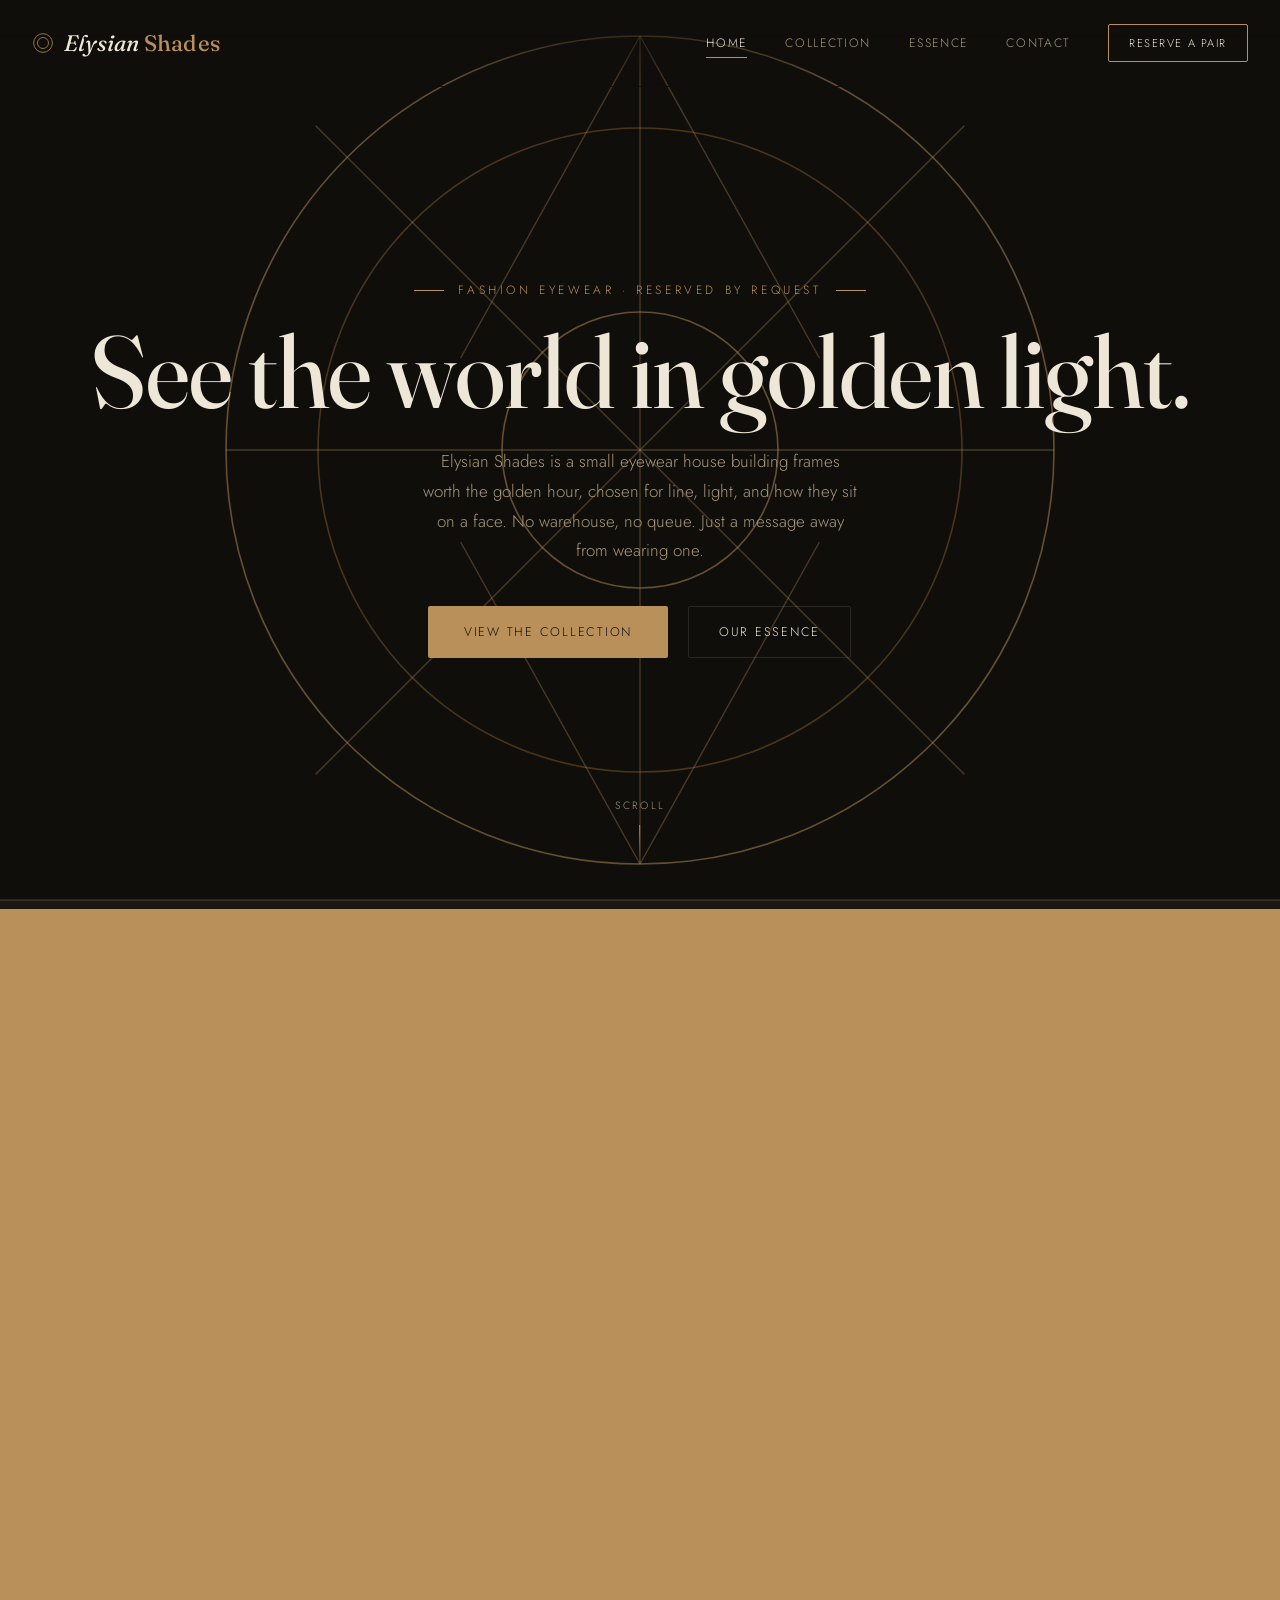
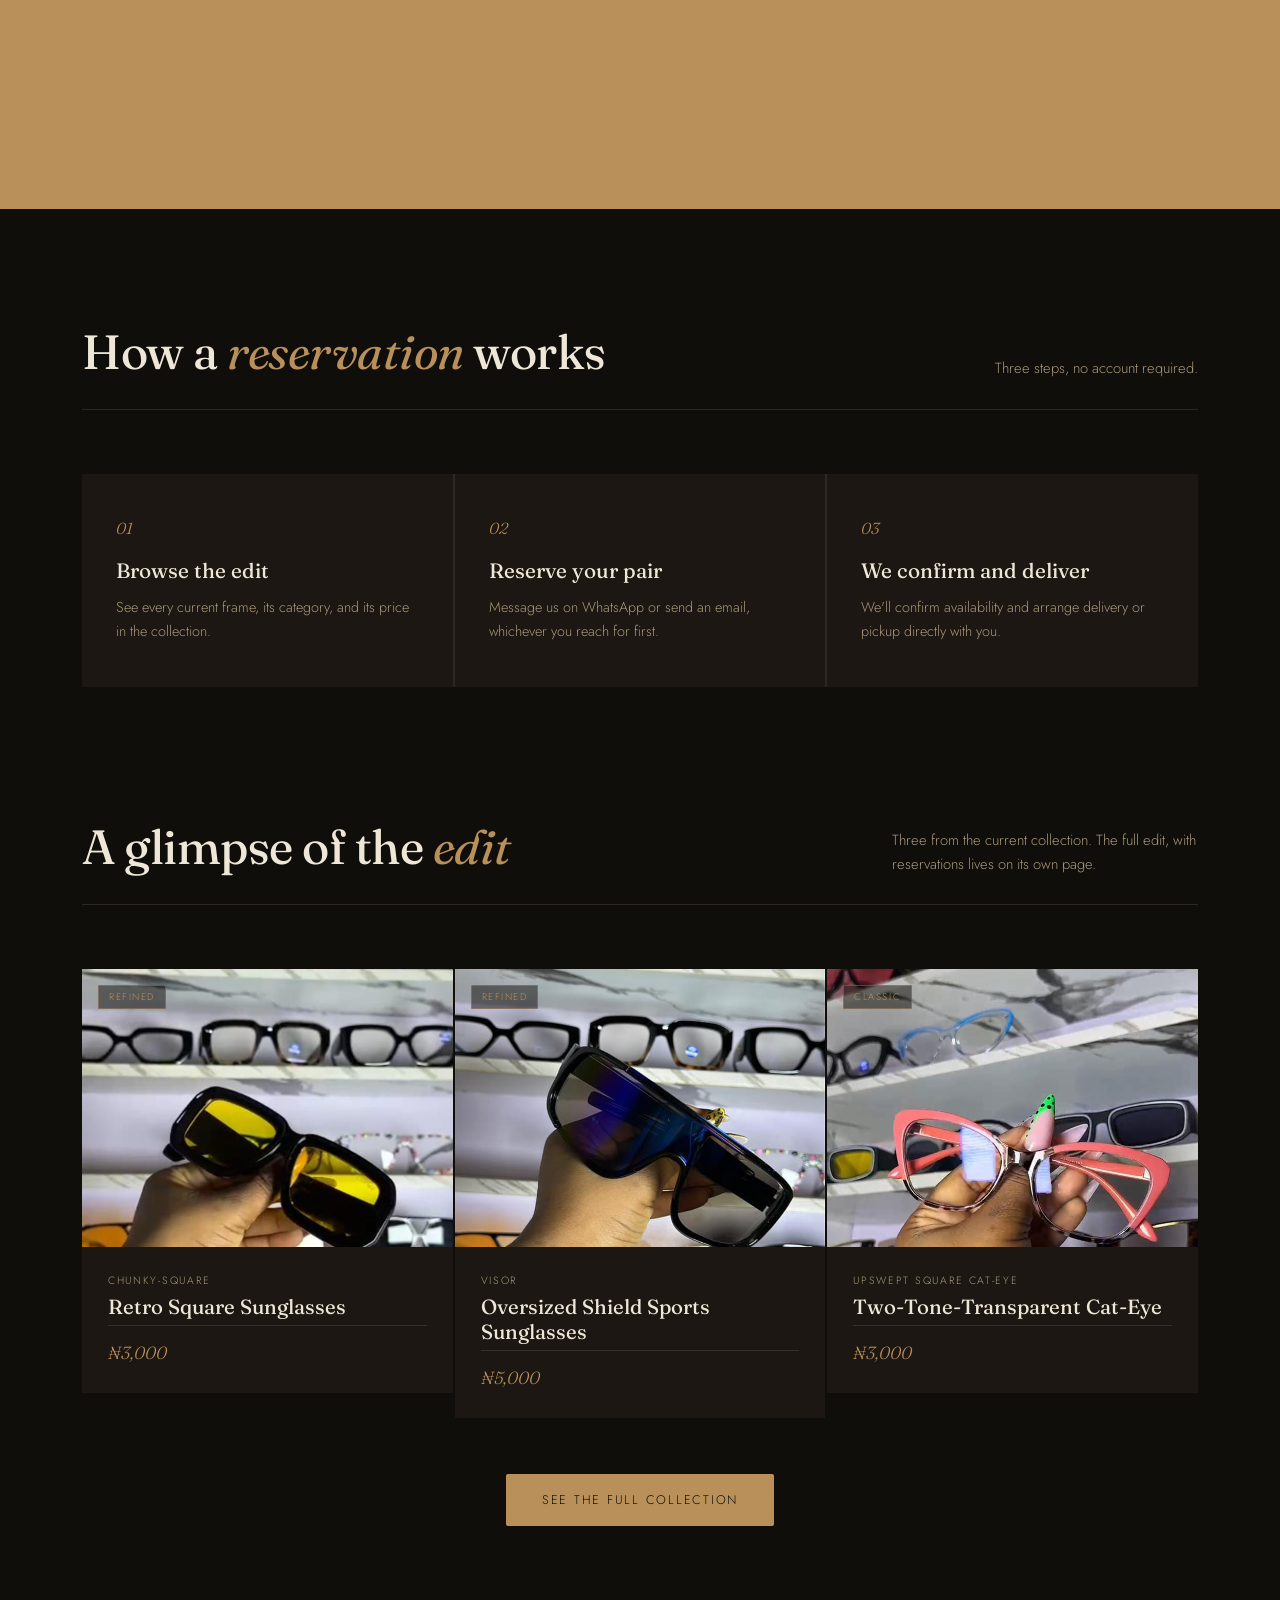
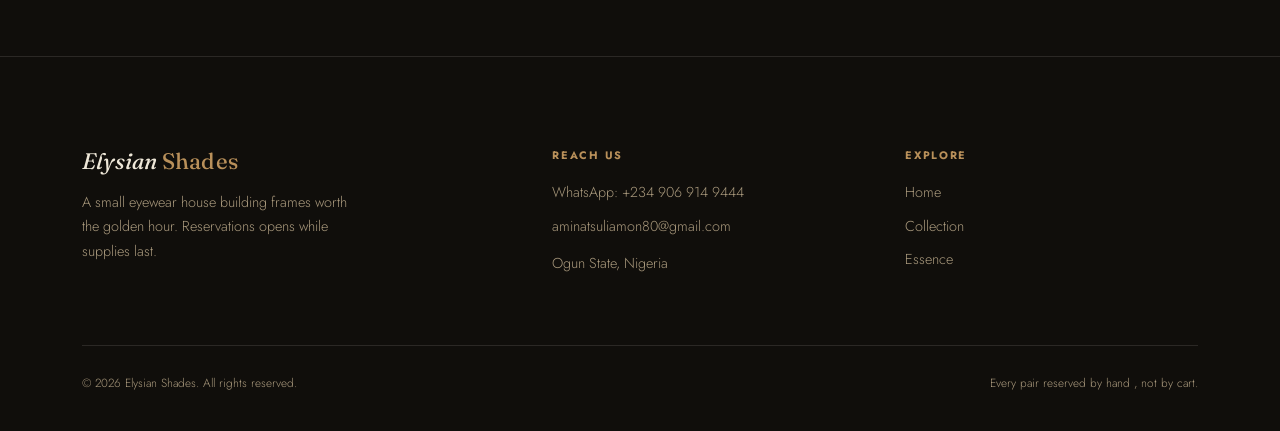
<file: index.html>
<!DOCTYPE html>
<html lang="en">
<head>
<meta charset="UTF-8">
<meta name="viewport" content="width=device-width, initial-scale=1.0">
<title>Elysian Shades — Eyewear for the Golden Hour</title>
<meta name="description" content="Elysian Shades is a small, curated eyewear house. Explore the collection and reserve your pair by WhatsApp or email.">
<link rel="preconnect" href="https://fonts.googleapis.com">
<link rel="preconnect" href="https://fonts.gstatic.com" crossorigin>
<link href="https://fonts.googleapis.com/css2?family=Fraunces:ital,opsz,wght@0,9..144,300;0,9..144,450;0,9..144,600;1,9..144,400;1,9..144,500&family=Jost:wght@300;400;500;600&display=swap" rel="stylesheet">
<link rel="stylesheet" href="style.css">
</head>
<body>

<!-- APERTURE PRELOADER -->
<div id="preloader">
  <div class="pre-ring">
    <svg viewBox="0 0 120 120">
      <circle class="ring-outer" cx="60" cy="60" r="52" fill="none" stroke="#B9905A" stroke-width="0.8" stroke-dasharray="4 10"/>
      <circle class="ring-inner" cx="60" cy="60" r="38" fill="none" stroke="#E39A45" stroke-width="0.8" stroke-dasharray="2 8"/>
      <circle cx="60" cy="60" r="4" fill="#B9905A"/>
    </svg>
    <div class="pre-word">Elysian Shades</div>
  </div>
</div>

<div id="pageWipe"></div>

<header class="nav" id="siteNav">
  <a href="index.html" class="brand">
    <svg class="brand-mark" viewBox="0 0 40 40"><circle cx="20" cy="20" r="17"/><circle cx="20" cy="20" r="10"/></svg>
    <span class="brand-word">Elysian <span>Shades</span></span>
  </a>
  <nav class="links" id="navLinks">
    <a href="index.html" class="current">Home</a>
    <a href="shop.html" data-transition>Collection</a>
    <a href="index.html#essence">Essence</a>
    <a href="index.html#contact">Contact</a>
    <a href="shop.html" class="nav-cta" data-transition>Reserve a Pair</a>
  </nav>
  <button class="menu-btn" id="menuBtn" aria-label="Menu">&#9776;</button>
</header>

<!-- ============ HERO — THE APERTURE ============ -->
<section class="hero">
  <div class="hero-aperture" id="heroAperture" aria-hidden="true">
    <svg viewBox="0 0 400 400">
      <circle class="ring-a" cx="200" cy="200" r="180"/>
      <circle class="ring-b" cx="200" cy="200" r="140"/>
      <circle class="ring-a" cx="200" cy="200" r="60"/>
      <g class="blade">
        <line x1="200" y1="20" x2="200" y2="380"/>
        <line x1="20" y1="200" x2="380" y2="200"/>
        <line x1="59" y1="59" x2="341" y2="341"/>
        <line x1="341" y1="59" x2="59" y2="341"/>
        <line x1="200" y1="20" x2="122" y2="160"/>
        <line x1="200" y1="20" x2="278" y2="160"/>
        <line x1="200" y1="380" x2="122" y2="240"/>
        <line x1="200" y1="380" x2="278" y2="240"/>
      </g>
    </svg>
  </div>
  <div class="wrap hero-content">
    <div class="eyebrow">Fashion Eyewear · Reserved by Request</div>
    <h1 class="headline" data-split>See the world in golden light.</h1>
    <p class="hero-sub">Elysian Shades is a small eyewear house building frames worth the golden hour, chosen for line, light, and how they sit on a face. No warehouse, no queue. Just a message away from wearing one.</p>
    <div class="hero-actions">
      <a href="shop.html" class="btn-primary magnetic" data-transition>View the Collection</a>
      <a href="#essence" class="btn-ghost magnetic">Our Essence</a>
    </div>
  </div>
  <div class="scroll-cue"><span>Scroll</span><span class="line"></span></div>
</section>

<!-- ============ MARQUEE ============ -->
<div class="marquee-strip">
  <div class="marquee-track">
    <span>Aviator</span><span>Cat-Eye</span><span>Round</span><span>Oversized</span><span>Wayfarer</span><span>Browline</span>
    <span>Aviator</span><span>Cat-Eye</span><span>Round</span><span>Oversized</span><span>Wayfarer</span><span>Browline</span>
  </div>
</div>

<!-- ============ ESSENCE / STORY ============ -->
<section class="section story wrap" id="essence">
  <div class="story-visual reveal">
    <img src="images/img12.jpg" alt="Elysian Shades">
  </div>
  <div class="story-text reveal">
    <div class="eyebrow" style="justify-content:flex-start;">The Essence</div>
    <h2>Not mass-produced. <em>Chosen.</em></h2>
    <p>Every frame in the Elysian edit is thoughtfully selected for those who appreciate distinctive style and refined detail. Find the frame that feels like you, reserve your pair, and let us handle the rest.</p>
    <p>We believe getting your pair should feel just as personal as wearing it. No automated checkout, no anonymous cart. Simply tell us the frame you want, we"ll confirm your reservation , and prepare it for you.</p>
    <a href="shop.html" class="btn-ghost" data-transition>Browse the Edit</a>
  </div>
</section>

<!-- ============ PROCESS — a real 3-step sequence ============ -->
<section class="section" style="padding-top:0;">
  <div class="wrap">
    <div class="section-head reveal">
      <h2>How a <em>reservation</em> works</h2>
      <p>Three steps, no account required.</p>
    </div>
  </div>
  <div class="wrap">
    <div class="process reveal">
      <div class="process-step">
        <span class="process-num">01</span>
        <h3>Browse the edit</h3>
        <p>See every current frame, its category, and its price in the collection.</p>
      </div>
      <div class="process-step">
        <span class="process-num">02</span>
        <h3>Reserve your pair</h3>
        <p>Message us on WhatsApp or send an email, whichever you reach for first.</p>
      </div>
      <div class="process-step">
        <span class="process-num">03</span>
        <h3>We confirm and deliver</h3>
        <p>We'll confirm availability and arrange delivery or pickup directly with you.</p>
      </div>
    </div>
  </div>
</section>

<!-- ============ PREVIEW OF COLLECTION ============ -->
<section class="section" style="padding-top:0;">
  <div class="wrap">
    <div class="section-head reveal">
      <h2>A glimpse of the <em>edit</em></h2>
      <p>Three from the current collection. The full edit, with reservations lives on its own page.</p>
    </div>
  </div>
  <div class="wrap">
    <div class="preview-grid reveal">
      <article class="card">
        <div class="card-media icon-fallback">
          <span class="card-tag">Refined</span>
          <div class="lens-tint" style="background:linear-gradient(135deg, rgba(227,154,69,0.9), rgba(185,144,90,0.2));"></div>
          <img src="images/img1.jpg">
        </div>
        <div class="card-body">
          <div class="card-cat">Chunky-Square</div>
          <h3 class="card-name">Retro Square Sunglasses</h3>
          <div class="card-footer"><span class="card-price">₦3,000</span></div>
        </div>
      </article>
      <article class="card">
        <div class="card-media icon-fallback">
          <span class="card-tag">Refined</span>
          <div class="lens-tint" style="background:linear-gradient(135deg, rgba(160,90,90,0.85), rgba(80,40,40,0.15));"></div>
          <img src="images/img23.jpg">
        </div>
        <div class="card-body">
          <div class="card-cat">Visor</div>
          <h3 class="card-name">Oversized Shield Sports Sunglasses</h3>
          <div class="card-footer"><span class="card-price">₦5,000</span></div>
        </div>
      </article>
      <article class="card">
        <div class="card-media icon-fallback">
          <span class="card-tag">Classic</span>
          <div class="lens-tint" style="background:linear-gradient(135deg, rgba(185,144,90,0.85), rgba(100,70,30,0.2));"></div>
          <img src="images/img6.jpg">
        </div>
        <div class="card-body">
          <div class="card-cat">Upswept Square Cat-Eye</div>
          <h3 class="card-name">Two-Tone-Transparent Cat-Eye</h3>
          <div class="card-footer"><span class="card-price">₦3,000</span></div>
        </div>
      </article>
    </div>
    <div style="text-align:center; margin-top:56px;">
      <a href="shop.html" class="btn-primary magnetic" data-transition>See the Full Collection</a>
    </div>
  </div>
</section>

<footer id="contact">
  <div class="wrap">
    <div class="foot-top">
      <div class="foot-brand">
        <span class="brand-word">Elysian <span style="color:var(--gold);">Shades</span></span>
        <p>A small eyewear house building frames worth the golden hour. Reservations opens while supplies last.</p>
      </div>
      <div class="foot-col">
        <h4>Reach Us</h4>
        <a href="https://wa.me/2349069149444" target="_blank" rel="noopener">WhatsApp: +234 906 914 9444</a>
        <a href="mailto:hello@elysianshades.com">aminatsuliamon80@gmail.com</a>
        <p>Ogun State, Nigeria</p>
      </div>
      <div class="foot-col">
        <h4>Explore</h4>
        <a href="index.html">Home</a>
        <a href="shop.html" data-transition>Collection</a>
        <a href="index.html#essence">Essence</a>
      </div>
    </div>
    <div class="foot-bottom">
      <span>&copy; <span id="year"></span> Elysian Shades. All rights reserved.</span>
      <span>Every pair reserved by hand , not by cart.</span>
    </div>
  </div>
</footer>

<script src="script.js"></script>
</body>
</html>
</file>
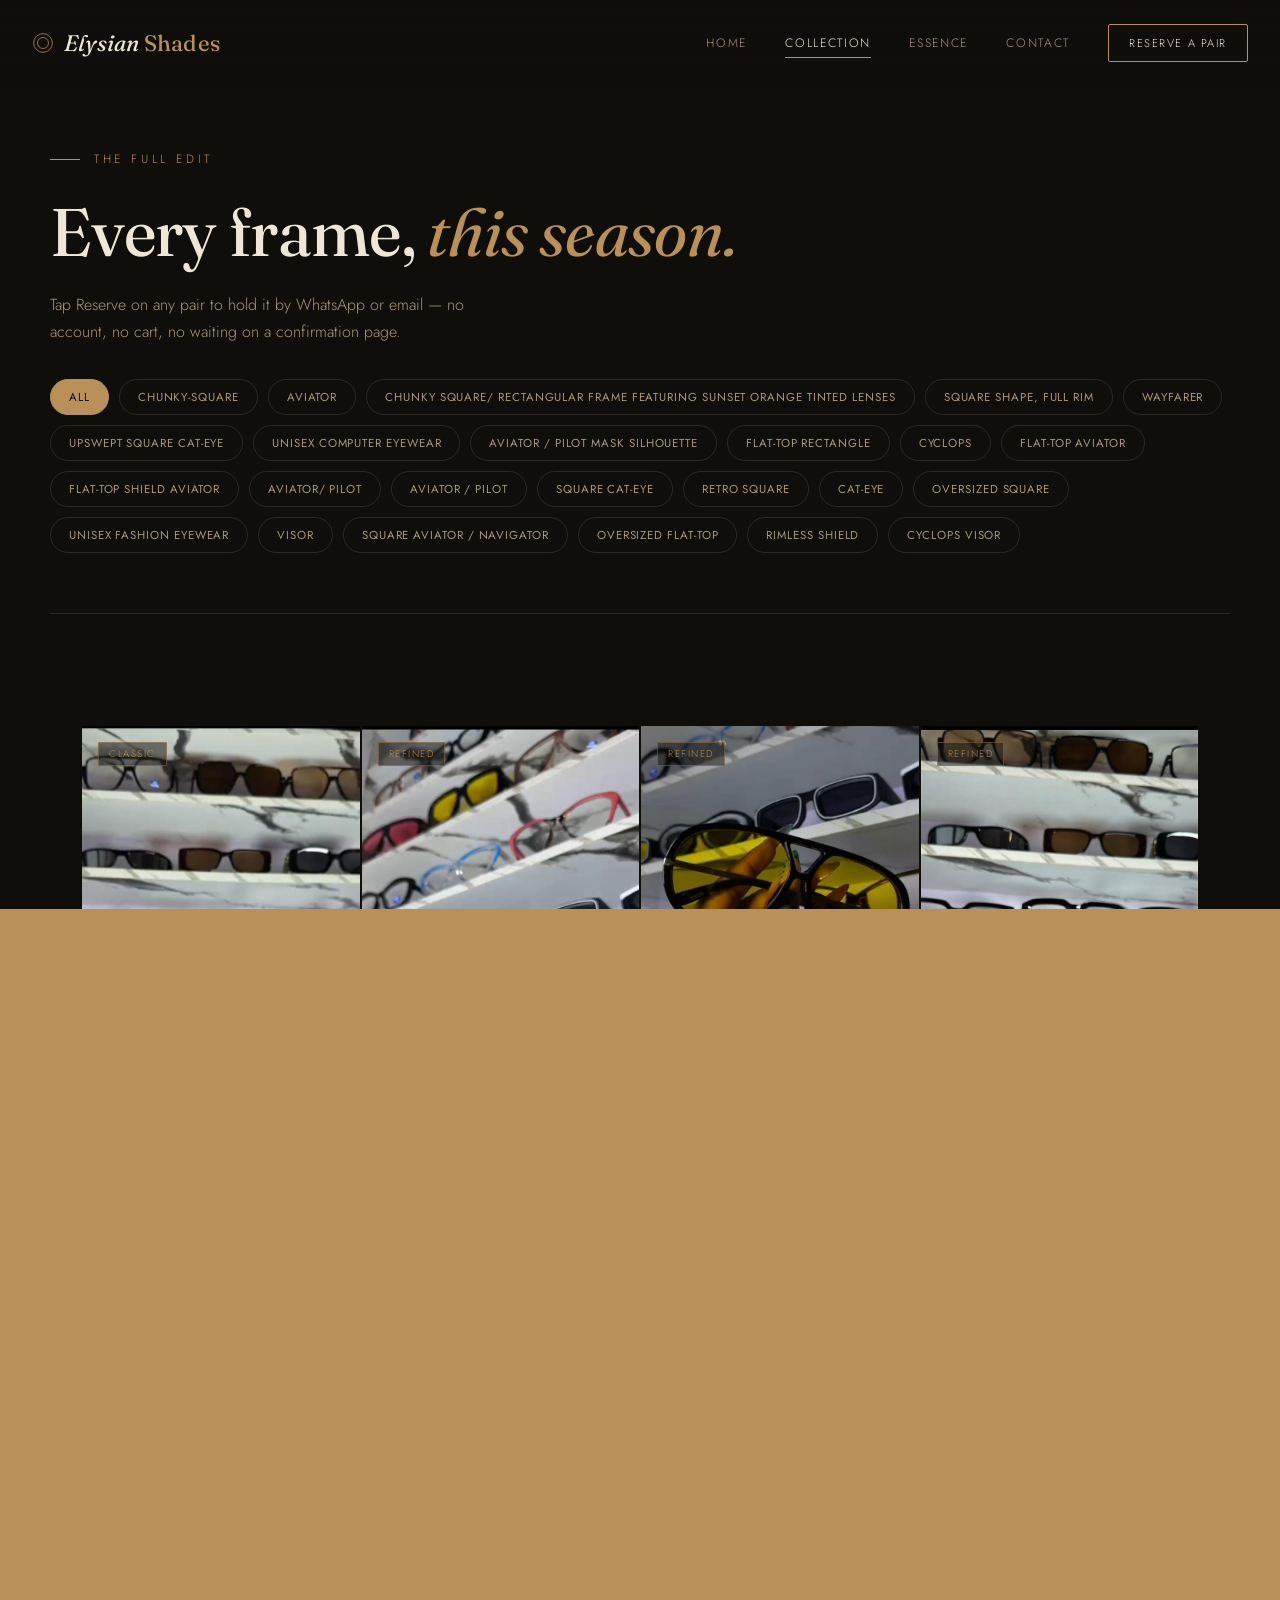
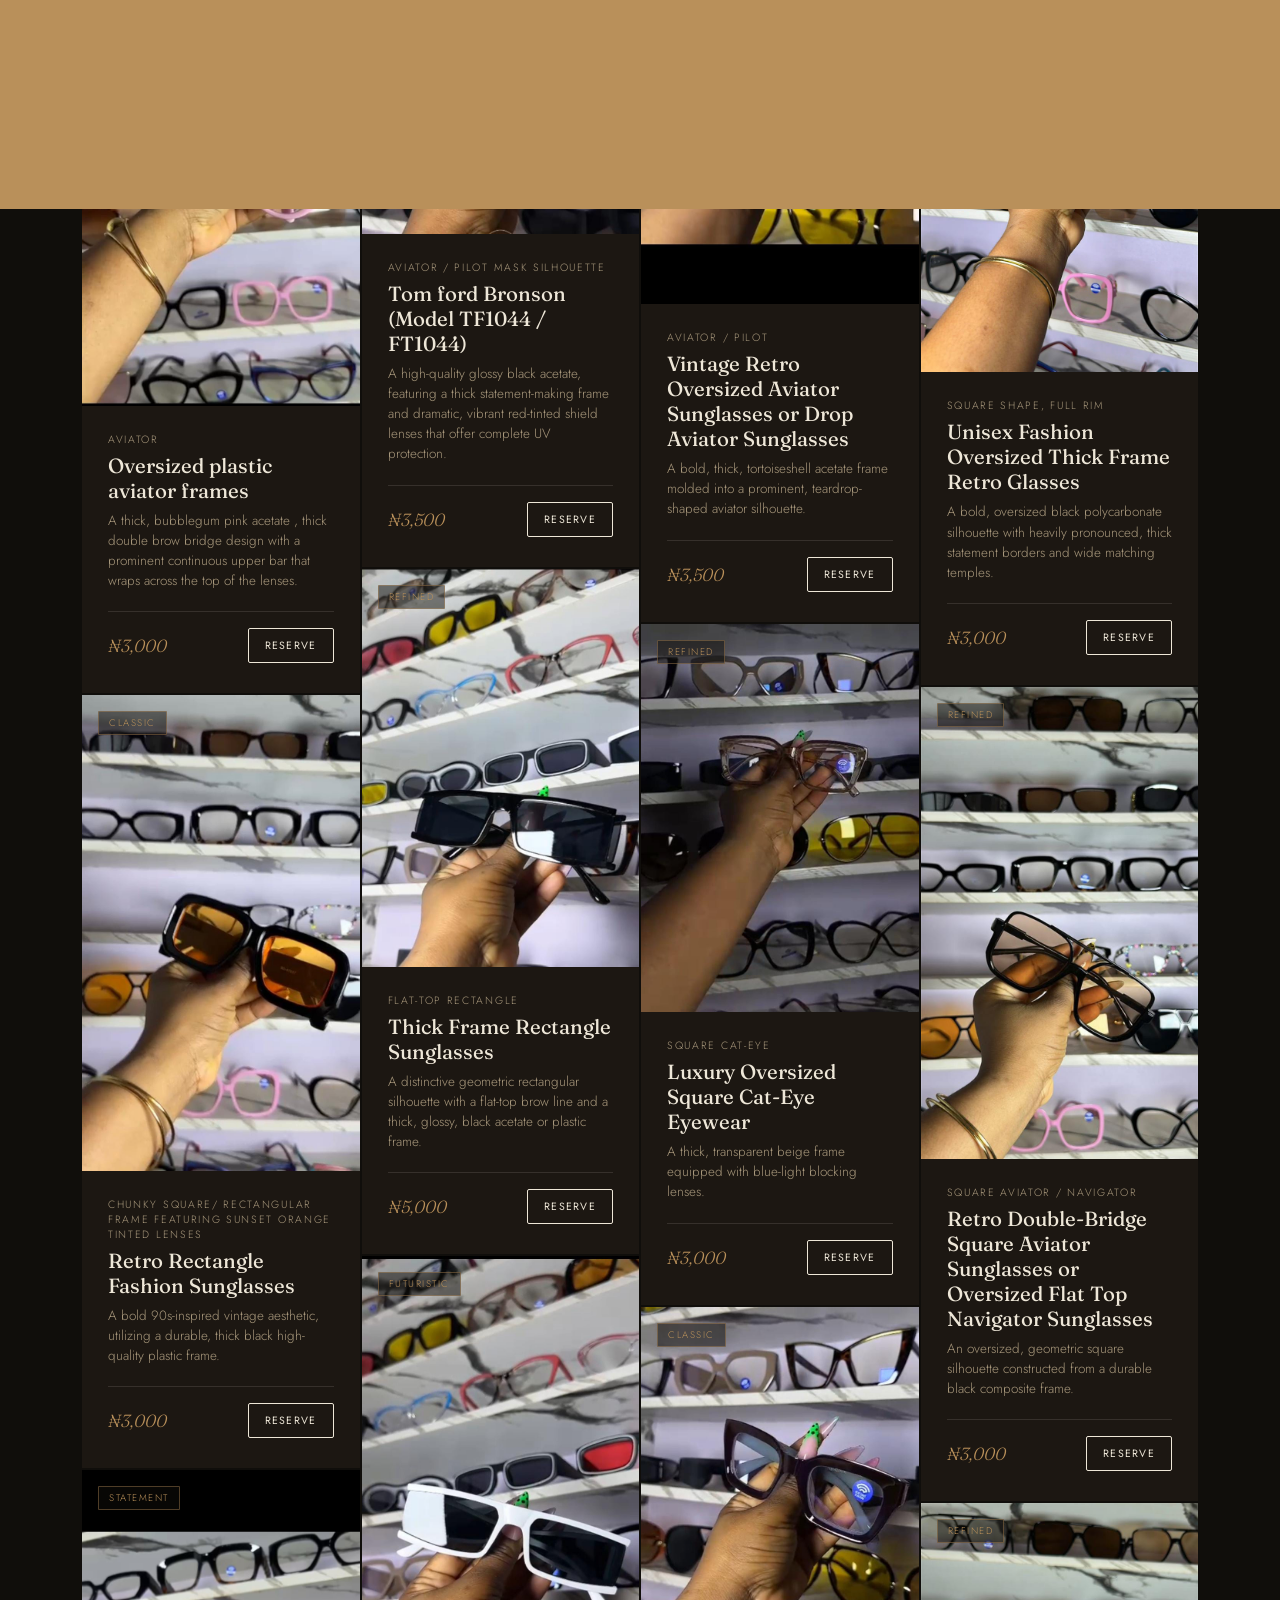
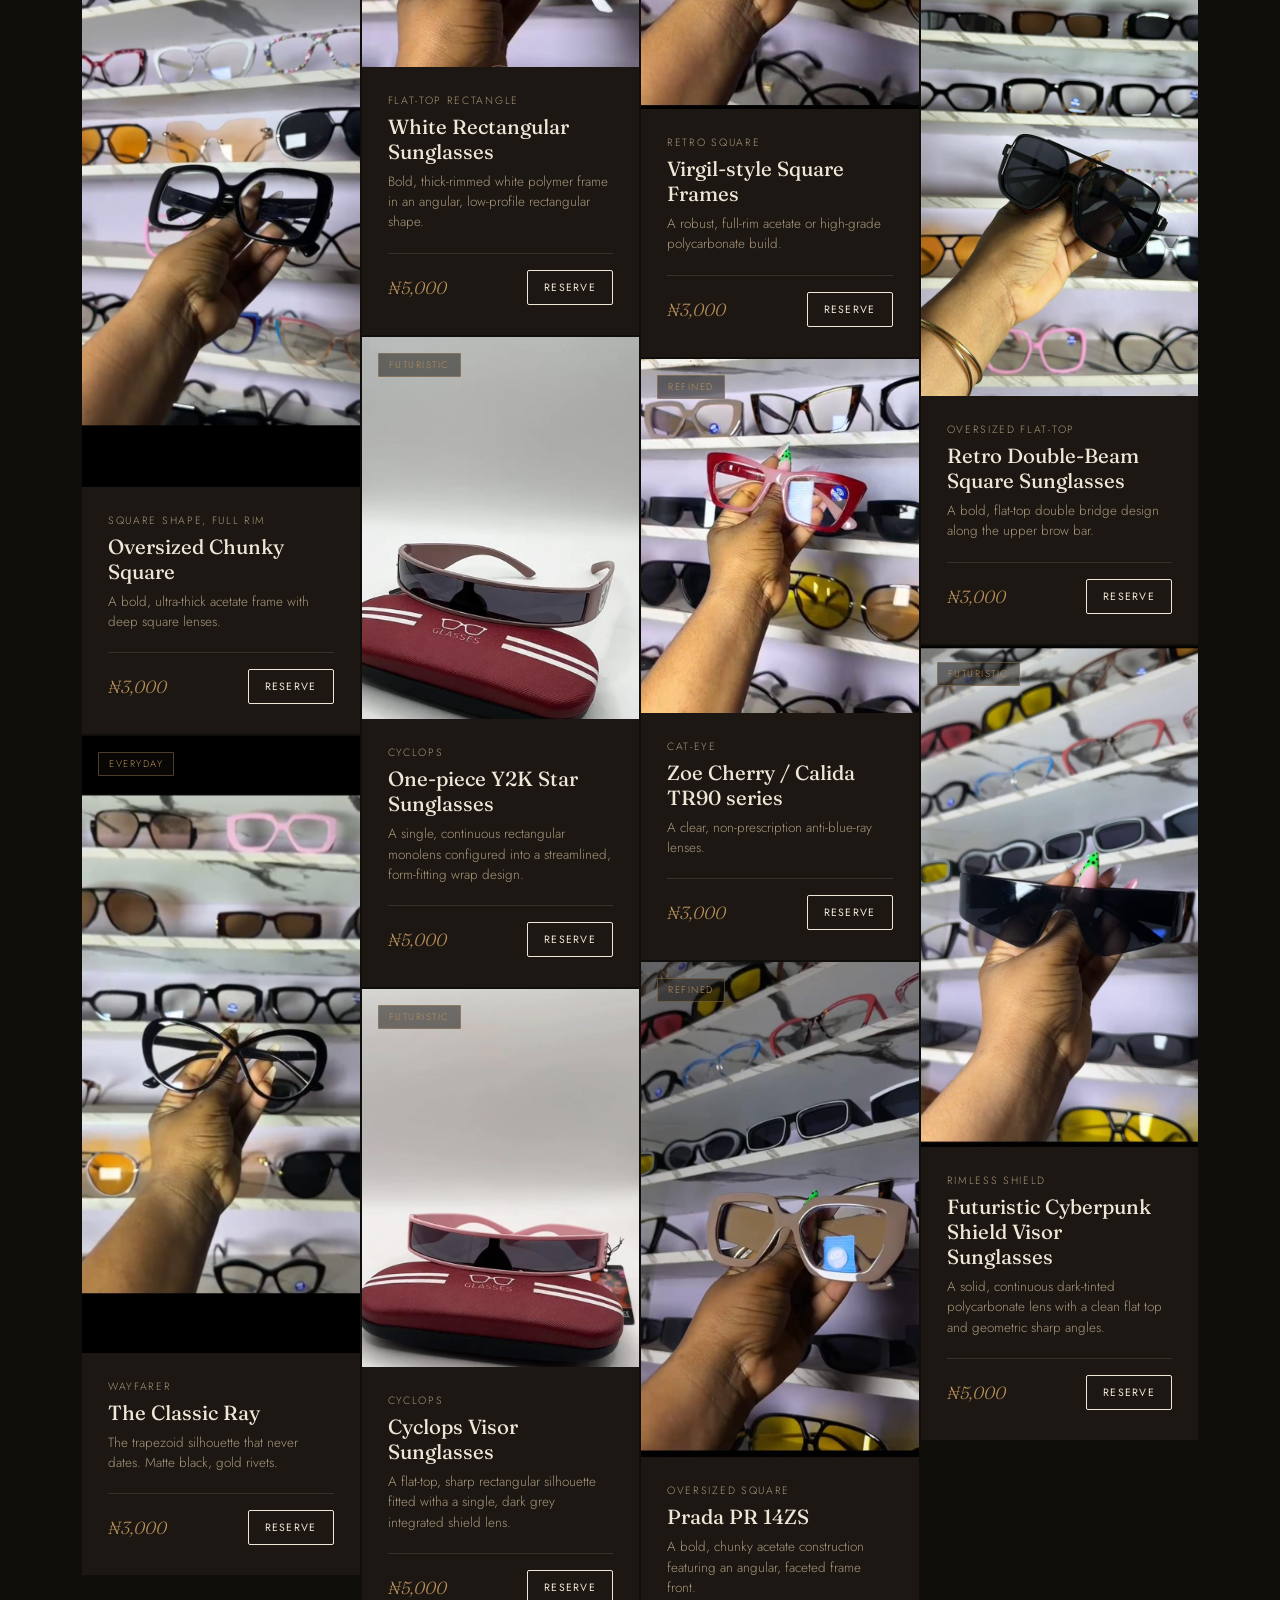
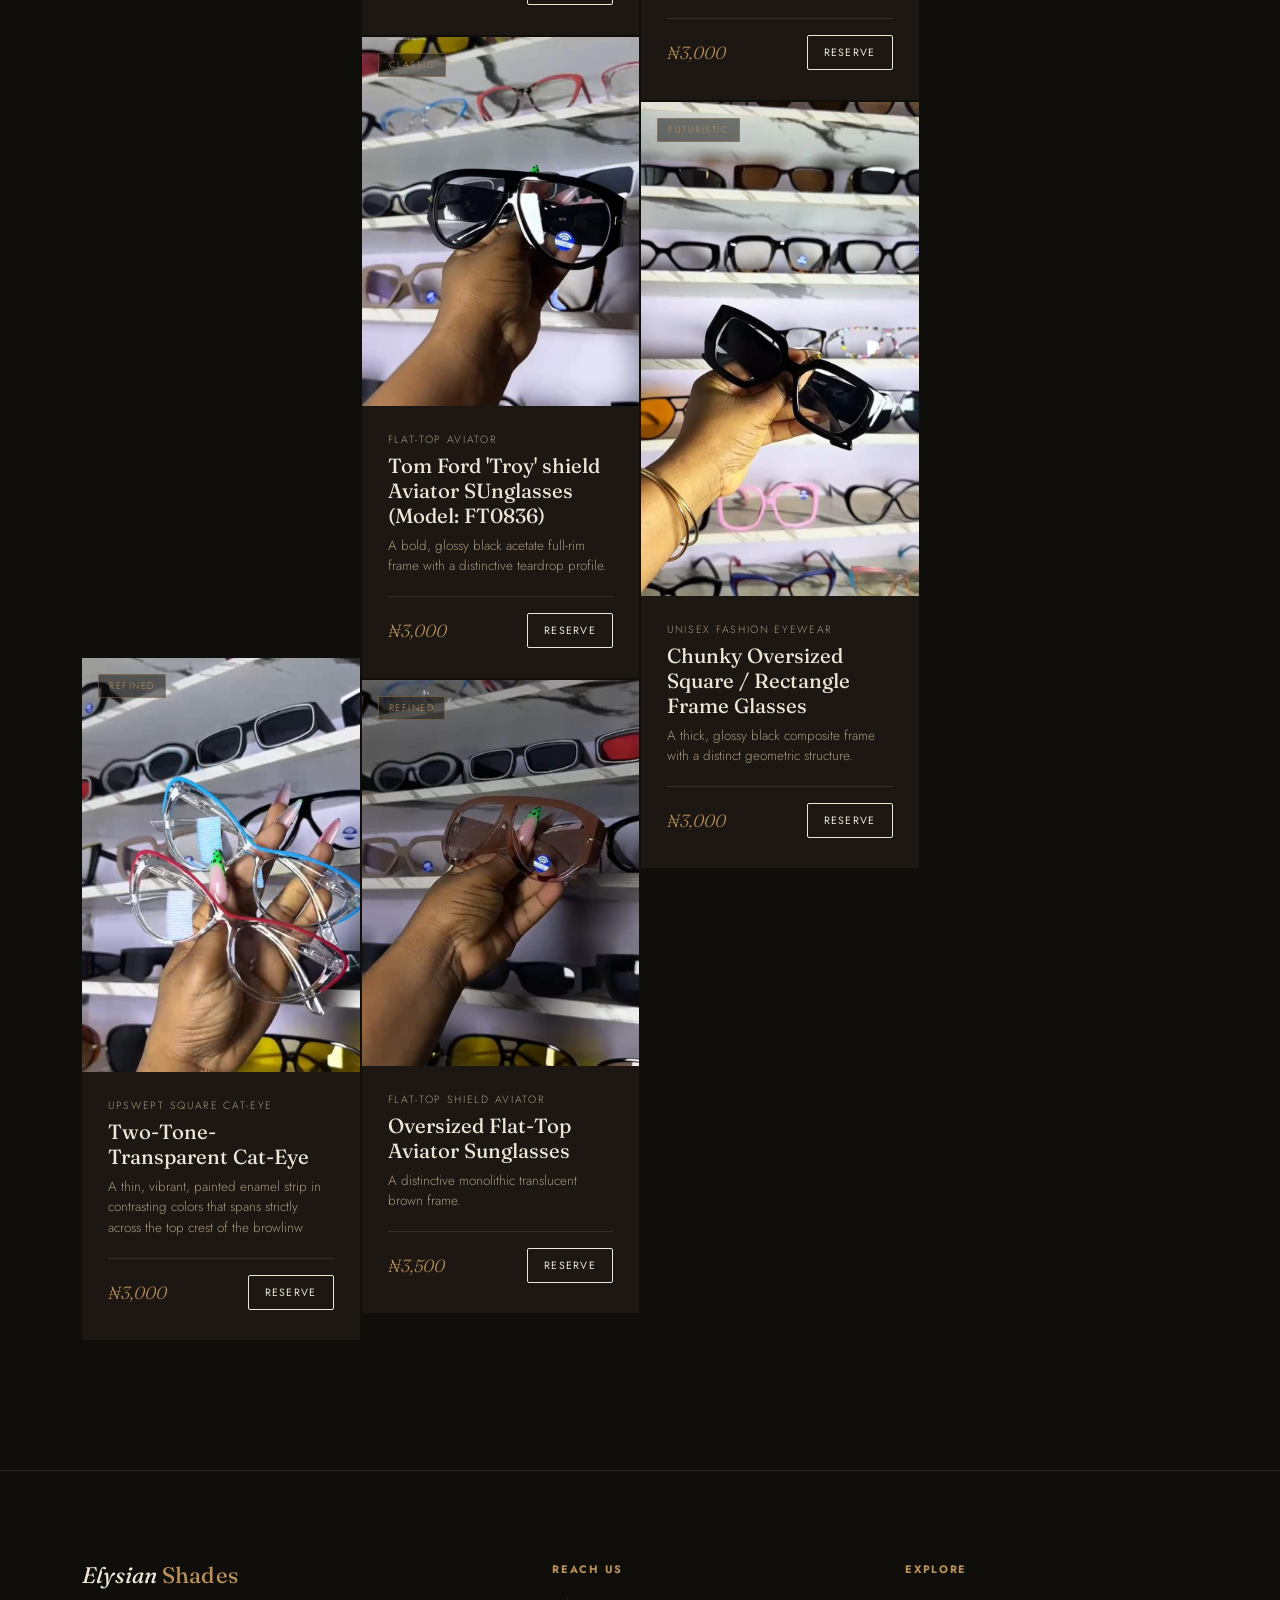
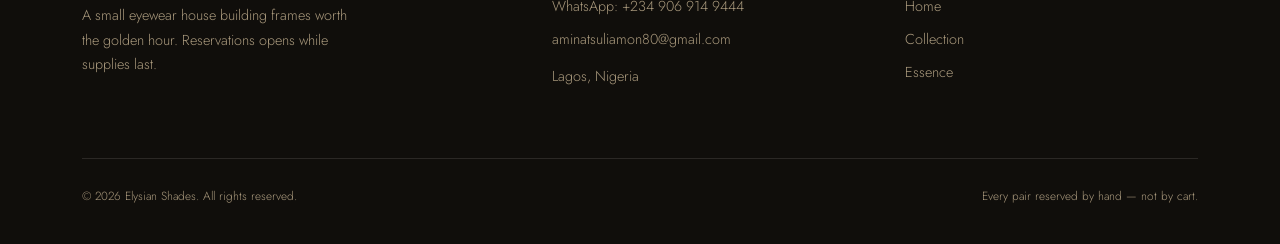
<file: shop.html>
<!DOCTYPE html>
<html lang="en">
<head>
<meta charset="UTF-8">
<meta name="viewport" content="width=device-width, initial-scale=1.0">
<title>The Collection — Elysian Shades</title>
<meta name="description" content="Browse the current Elysian Shades edit and reserve your pair by WhatsApp or email.">
<link rel="preconnect" href="https://fonts.googleapis.com">
<link rel="preconnect" href="https://fonts.gstatic.com" crossorigin>
<link href="https://fonts.googleapis.com/css2?family=Fraunces:ital,opsz,wght@0,9..144,300;0,9..144,450;0,9..144,600;1,9..144,400;1,9..144,500&family=Jost:wght@300;400;500;600&display=swap" rel="stylesheet">
<link rel="stylesheet" href="style.css">
</head>
<body>

<div id="preloader" class="done"></div>
<div id="pageWipe"></div>

<header class="nav" id="siteNav">
  <a href="index.html" class="brand" data-transition>
    <svg class="brand-mark" viewBox="0 0 40 40"><circle cx="20" cy="20" r="17"/><circle cx="20" cy="20" r="10"/></svg>
    <span class="brand-word">Elysian <span>Shades</span></span>
  </a>
  <nav class="links" id="navLinks">
    <a href="index.html" data-transition>Home</a>
    <a href="shop.html" class="current">Collection</a>
    <a href="index.html#essence" data-transition>Essence</a>
    <a href="index.html#contact" data-transition>Contact</a>
    <a href="#" class="nav-cta" onclick="document.getElementById('shopGrid').scrollIntoView({behavior:'smooth'}); return false;">Reserve a Pair</a>
  </nav>
  <button class="menu-btn" id="menuBtn" aria-label="Menu">&#9776;</button>
</header>

<section class="shop-header wrap">
  <div class="eyebrow">The Full Edit</div>
  <h1>Every frame, <em>this season.</em></h1>
  <p>Tap Reserve on any pair to hold it by WhatsApp or email — no account, no cart, no waiting on a confirmation page.</p>
  <div class="filters" id="filters">
    <button class="filter-btn active" data-filter="all">All</button>
  </div>
</section>

<section class="section" style="padding-top:56px;">
  <div class="wrap">
    <div class="shop-grid" id="shopGrid"></div>
  </div>
</section>

<footer id="contact">
  <div class="wrap">
    <div class="foot-top">
      <div class="foot-brand">
        <span class="brand-word">Elysian <span style="color:var(--gold);">Shades</span></span>
        <p>A small eyewear house building frames worth the golden hour. Reservations opens while supplies last.</p>
      </div>
      <div class="foot-col">
        <h4>Reach Us</h4>
        <a href="https://wa.me/2348000000000" target="_blank" rel="noopener">WhatsApp: +234 906 914 9444</a>
        <a href="mailto:hello@elysianshades.com">aminatsuliamon80@gmail.com</a>
        <p>Lagos, Nigeria</p>
      </div>
      <div class="foot-col">
        <h4>Explore</h4>
        <a href="index.html" data-transition>Home</a>
        <a href="shop.html">Collection</a>
        <a href="index.html#essence" data-transition>Essence</a>
      </div>
    </div>
    <div class="foot-bottom">
      <span>&copy; <span id="year"></span> Elysian Shades. All rights reserved.</span>
      <span>Every pair reserved by hand — not by cart.</span>
    </div>
  </div>
</footer>

<!-- ============ BOOKING MODAL ============ -->
<div class="modal-overlay" id="modalOverlay">
  <div class="modal">
    <button class="modal-close" id="modalClose" aria-label="Close">&times;</button>
    <div class="modal-eyebrow">Reserve This Pair</div>
    <h3 id="modalProductName">Product Name</h3>
    <div class="modal-price" id="modalProductPrice">₦0</div>
    <div class="modal-tabs">
      <button class="modal-tab active" data-tab="wa">WhatsApp</button>
      <button class="modal-tab" data-tab="email">Email</button>
    </div>
    <div class="tab-panel active" id="tab-wa">
      <p>Tap below to open WhatsApp with your reservation details already filled in — just hit send.</p>
      <a href="#" class="wa-link" id="waLink" target="_blank" rel="noopener">Reserve on WhatsApp</a>
    </div>
    <div class="tab-panel" id="tab-email">
      <p>Prefer email? Send us your details and we'll confirm your reservation.</p>
      <form id="emailForm">
        <div class="field"><label for="fName">Full name</label><input type="text" id="fName" name="name" required></div>
        <div class="field"><label for="fPhone">Phone number</label><input type="tel" id="fPhone" name="phone" required></div>
        <div class="field"><label for="fMessage">Message</label><textarea id="fMessage" name="message" required></textarea></div>
        <input type="hidden" name="access_key" value="6c6404c3-3678-4ab0-b1df-923fa58acb8a">
        <input type="hidden" name="subject" id="fSubject" value="">
        <button type="submit" class="submit-email" id="submitBtn">Send Reservation</button>
        <div class="form-status" id="formStatus"></div>
      </form>
    </div>
  </div>
</div>

<script src="script.js"></script>
<script src="shop.js"></script>
</body>
</html>
</file>
<file: style.css>
/* =================================================================
   ELYSIAN SHADES — DESIGN SYSTEM

   Palette
     --void   #100E0B   background, warm near-black
     --umber  #1C1712   panel / card surface
     --umber2 #241D16   raised panel
     --bone   #EEE7D8   primary text, warm ivory
     --clay   #A8987C   secondary text / hairlines
     --gold   #B9905A   brand signature, antique brass
     --amber  #E39A45   CTA accent, lens amber

   Type
     Display : "Fraunces"  — editorial, italic accents
     Body/UI : "Jost"      — clean geometric sans

   Signature: THE APERTURE.
   Sunglasses exist to control light. The whole site opens with a
   literal aperture/iris — closed on load, opening to reveal the
   homepage — and the hero's giant iris motif closes as you scroll
   past it, echoing the one thing every product on this site does.
   ================================================================= */

:root{
  --void:#100E0B;
  --umber:#1C1712;
  --umber2:#241D16;
  --bone:#EEE7D8;
  --clay:#A8987C;
  --gold:#B9905A;
  --amber:#E39A45;
  --line: rgba(238,231,216,0.12);
  --serif: "Fraunces", Georgia, serif;
  --sans: "Jost", "Helvetica Neue", Arial, sans-serif;
}

*{box-sizing:border-box;}
html{scroll-behavior:smooth;}
body{
  margin:0;
  background:var(--void);
  color:var(--bone);
  font-family:var(--sans);
  font-weight:300;
  -webkit-font-smoothing:antialiased;
  overflow-x:hidden;
}
a{color:inherit; text-decoration:none;}
img{max-width:100%; display:block;}
button{font-family:inherit; cursor:pointer;}
ul{margin:0; padding:0; list-style:none;}

@media (prefers-reduced-motion: reduce){
  *{animation:none !important; transition:none !important; scroll-behavior:auto !important;}
}
:focus-visible{outline:2px solid var(--amber); outline-offset:3px;}

.wrap{max-width:1180px; margin:0 auto; padding:0 32px;}
@media (max-width:600px){ .wrap{padding:0 22px;} }

/* ---------------- PRELOADER ---------------- */
#preloader{
  position:fixed; inset:0; z-index:2000;
  background:var(--void);
  display:flex; align-items:center; justify-content:center;
  clip-path:circle(150% at 50% 50%);
  transition:clip-path 1.1s cubic-bezier(.76,0,.24,1);
}
#preloader.closing{clip-path:circle(0% at 50% 50%);}
#preloader.done{display:none;}
.pre-ring{width:120px; height:120px; position:relative;}
.pre-ring svg{width:100%; height:100%;}
.pre-ring .ring-outer{
  transform-origin:60px 60px;
  animation:spinCW 3.2s linear infinite;
}
.pre-ring .ring-inner{
  transform-origin:60px 60px;
  animation:spinCCW 2.4s linear infinite;
}
@keyframes spinCW{ to{ transform:rotate(360deg); } }
@keyframes spinCCW{ to{ transform:rotate(-360deg); } }
.pre-word{
  position:absolute; top:50%; left:50%; transform:translate(-50%,-50%);
  font-family:var(--serif); font-style:italic; font-size:0.72rem;
  letter-spacing:0.24em; text-transform:uppercase; color:var(--gold);
  white-space:nowrap; opacity:0; animation:preWordIn 1.6s ease forwards 0.3s;
}
@keyframes preWordIn{ to{opacity:1;} }

/* ---------------- NAV ---------------- */
header.nav{
  position:fixed; top:0; left:0; right:0; z-index:200;
  display:flex; align-items:center; justify-content:space-between;
  padding:24px 32px;
  background:linear-gradient(to bottom, rgba(16,14,11,0.9), rgba(16,14,11,0));
  transition:background .4s ease, padding .3s ease, border-color .4s ease;
  border-bottom:1px solid transparent;
}
header.nav.scrolled{
  background:rgba(16,14,11,0.88);
  backdrop-filter:blur(10px);
  padding:15px 32px;
  border-bottom:1px solid var(--line);
}
.brand{display:flex; align-items:center; gap:10px;}
.brand-mark{width:22px; height:22px; flex-shrink:0;}
.brand-mark circle{stroke:var(--gold); fill:none; stroke-width:1.4;}
.brand-word{
  font-family:var(--serif); font-style:italic; font-weight:450;
  font-size:1.4rem; letter-spacing:0.01em; color:var(--bone);
}
.brand-word span{color:var(--gold); font-style:normal;}
nav.links{display:flex; gap:38px; align-items:center;}
nav.links a{
  font-size:0.76rem; letter-spacing:0.14em; text-transform:uppercase;
  color:var(--clay); transition:color .25s ease; position:relative;
}
nav.links a:hover{color:var(--bone);}
nav.links a.current{color:var(--bone);}
nav.links a.current::after{
  content:""; position:absolute; left:0; right:0; bottom:-6px; height:1px; background:var(--gold);
}
.nav-cta{
  border:1px solid var(--gold); color:var(--bone) !important;
  padding:10px 20px; border-radius:2px; font-size:0.7rem !important;
}
.nav-cta:hover{background:var(--gold); color:var(--void) !important;}
.menu-btn{display:none; background:none; border:0; color:var(--bone); font-size:1.5rem;}
@media (max-width:800px){
  nav.links{
    position:fixed; inset:0 0 0 auto; width:78%; max-width:340px;
    background:var(--umber); flex-direction:column; align-items:flex-start;
    padding:110px 36px 40px; gap:30px; transform:translateX(100%);
    transition:transform .45s cubic-bezier(.76,0,.24,1); z-index:150;
    border-left:1px solid var(--line);
  }
  nav.links.open{transform:translateX(0);}
  .menu-btn{display:block; z-index:210;}
  .nav-cta{margin-top:6px;}
}

/* ---------------- PAGE TRANSITION WIPE ---------------- */
#pageWipe{
  position:fixed; inset:0; z-index:1500; background:var(--gold);
  transform:translateY(101%); pointer-events:none;
}
#pageWipe.active{transition:transform .55s cubic-bezier(.76,0,.24,1); transform:translateY(0%);}

/* ---------------- BUTTONS ---------------- */
.btn-primary{
  display:inline-block; background:var(--gold); color:var(--void);
  padding:17px 36px; border:none; border-radius:2px;
  font-size:0.78rem; letter-spacing:0.14em; text-transform:uppercase;
  transition:background .25s ease, transform .25s ease;
}
.btn-primary:hover{background:var(--amber);}
.btn-ghost{
  display:inline-block; border:1px solid var(--line); color:var(--bone);
  padding:16px 30px; border-radius:2px;
  font-size:0.78rem; letter-spacing:0.14em; text-transform:uppercase;
  transition:border-color .25s ease, color .25s ease;
}
.btn-ghost:hover{border-color:var(--gold); color:var(--gold);}
.magnetic{will-change:transform;}

/* ---------------- HOMEPAGE HERO ---------------- */
.hero{
  position:relative; min-height:100vh;
  display:flex; align-items:center; justify-content:center;
  overflow:hidden; border-bottom:1px solid var(--line);
  text-align:center;
}
.hero-aperture{
  position:absolute; top:50%; left:50%;
  width:min(92vw, 920px); height:min(92vw, 920px);
  transform:translate(-50%,-50%) rotate(0deg) scale(1);
  will-change:transform, opacity;
  pointer-events:none;
}
.hero-aperture svg{width:100%; height:100%; display:block;}
.hero-aperture .blade{
  stroke:rgba(185,144,90,0.34); fill:none; stroke-width:0.6;
}
.hero-aperture .ring-a{stroke:rgba(185,144,90,0.5); fill:none; stroke-width:0.7;}
.hero-aperture .ring-b{stroke:rgba(227,154,69,0.28); fill:none; stroke-width:0.7;}
.hero-content{position:relative; z-index:3; padding-top:40px;}
.eyebrow{
  font-size:0.75rem; letter-spacing:0.3em; text-transform:uppercase;
  color:var(--gold); margin-bottom:22px; display:flex; align-items:center;
  justify-content:center; gap:14px;
}
.eyebrow::before, .eyebrow::after{content:""; width:30px; height:1px; background:var(--gold);}
h1.headline{
  font-family:var(--serif); font-weight:450;
  font-size:clamp(2.6rem, 8vw, 6.4rem);
  line-height:0.98; margin:0 0 26px; letter-spacing:-0.01em;
}
h1.headline .char{display:inline-block; opacity:0; transform:translateY(0.5em) rotate(4deg); animation:charIn .9s cubic-bezier(.2,.9,.25,1) forwards;}
@keyframes charIn{ to{opacity:1; transform:translateY(0) rotate(0);} }
h1.headline em{font-style:italic; font-weight:400; color:var(--gold);}
.hero-sub{
  font-size:1.06rem; line-height:1.75; color:var(--clay);
  max-width:44ch; margin:0 auto 40px; font-weight:300;
}
.hero-actions{display:flex; gap:20px; flex-wrap:wrap; align-items:center; justify-content:center;}
.scroll-cue{
  position:absolute; bottom:36px; left:50%; transform:translateX(-50%); z-index:3;
  font-size:0.66rem; letter-spacing:0.2em; text-transform:uppercase;
  color:var(--clay); display:flex; flex-direction:column; align-items:center; gap:12px;
}
.scroll-cue .line{width:1px; height:38px; background:linear-gradient(var(--gold), transparent); animation:pulseLine 2.4s ease-in-out infinite;}
@keyframes pulseLine{0%,100%{opacity:0.25;}50%{opacity:1;}}

/* ---------------- MARQUEE ---------------- */
.marquee-strip{
  border-top:1px solid var(--line); border-bottom:1px solid var(--line);
  overflow:hidden; padding:22px 0; background:var(--umber);
}
.marquee-track{display:flex; width:max-content; animation:marqueeMove 32s linear infinite;}
.marquee-track span{
  font-family:var(--serif); font-style:italic; font-size:1.4rem; color:var(--clay);
  padding:0 34px; white-space:nowrap; display:flex; align-items:center; gap:34px;
}
.marquee-track span::after{content:"◆"; font-style:normal; font-size:0.6rem; color:var(--gold);}
@keyframes marqueeMove{ from{transform:translateX(0);} to{transform:translateX(-50%);} }

/* ---------------- REVEAL ---------------- */
.reveal{opacity:0; transform:translateY(30px); transition:opacity .8s ease, transform .8s ease;}
.reveal.in-view{opacity:1; transform:translateY(0);}

/* ---------------- SECTION HEADERS ---------------- */
.section{padding:130px 0;}
@media (max-width:700px){ .section{padding:86px 0;} }
.section-head{
  display:flex; justify-content:space-between; align-items:flex-end;
  gap:24px; margin-bottom:64px; border-bottom:1px solid var(--line); padding-bottom:28px;
}
.section-head h2{
  font-family:var(--serif); font-weight:450; font-size:clamp(2rem,4vw,3rem);
  margin:0; letter-spacing:-0.01em;
}
.section-head h2 em{font-style:italic; color:var(--gold); font-weight:400;}
.section-head p{color:var(--clay); max-width:34ch; margin:0; font-size:0.92rem; line-height:1.6;}
@media (max-width:700px){ .section-head{flex-direction:column; align-items:flex-start; gap:16px;} }

/* ---------------- STORY / ESSENCE ---------------- */
.story{display:grid; grid-template-columns:1fr 1fr; gap:80px; align-items:center;}
.story-visual{
  position:relative; aspect-ratio:4/5;
  background:linear-gradient(160deg, var(--umber2), var(--umber));
  display:flex; align-items:center; justify-content:center;
  border:1px solid var(--line);
}
.story-visual svg{width:52%; stroke:var(--gold);}
.story-visual img{width:100%; height:100%; object-fit: cover;}
.story-text h2{
  font-family:var(--serif); font-weight:450; font-size:clamp(1.9rem,3.4vw,2.6rem);
  line-height:1.15; margin:0 0 24px;
}
.story-text h2 em{font-style:italic; color:var(--gold); font-weight:400;}
.story-text p{color:var(--clay); line-height:1.85; font-size:0.98rem; margin-bottom:16px; max-width:46ch;}
@media (max-width:860px){ .story{grid-template-columns:1fr; gap:40px;} }

/* ---------------- PROCESS (real sequence — numbers justified) ---------------- */
.process{display:grid; grid-template-columns:repeat(3,1fr); gap:2px; background:var(--line);}
.process-step{background:var(--umber); padding:44px 34px;}
.process-num{
  font-family:var(--serif); font-style:italic; font-size:1rem; color:var(--gold); margin-bottom:20px; display:block;
}
.process-step h3{font-family:var(--serif); font-weight:450; font-size:1.3rem; margin:0 0 12px;}
.process-step p{color:var(--clay); font-size:0.9rem; line-height:1.7; margin:0;}
@media (max-width:800px){ .process{grid-template-columns:1fr;} }

/* ---------------- PREVIEW STRIP (homepage teaser of collection) ---------------- */
.preview-grid{column-count:3; column-gap:2px;}
.preview-grid .card{break-inside:avoid; margin-bottom:2px;}
@media (max-width:860px){ .preview-grid{column-count:2;} }
@media (max-width:560px){ .preview-grid{column-count:2; column-gap:1px;} .preview-grid .card{margin-bottom:1px;} }
@media (max-width:420px){ .preview-grid{column-count:1;} }

/* ---------------- SHOP GRID (also used for preview cards) ---------------- */
.card{
  background:var(--umber); display:flex; flex-direction:column; position:relative;
}
.card-media{
  /* No fixed aspect-ratio here on purpose — with mixed-ratio photos,
     each card should take its photo's natural height (see masonry
     columns on .shop-grid / .preview-grid below). The icon-fallback
     class below gives placeholder SVG cards a sane height only when
     there's no real photo yet. */
  position:relative; display:flex; align-items:center; justify-content:center;
  overflow:hidden;
  background:radial-gradient(circle at 30% 20%, rgba(185,144,90,0.10), transparent 55%), var(--umber2);
}
.card-media.icon-fallback{aspect-ratio:4/3;}
.card-media.icon-fallback svg{width:64%; height:64%;}
.card-media svg{stroke:var(--bone); transition:transform .6s ease, stroke .4s ease; position:relative; z-index:2;}
.card-media img{width:100%; height:auto; display:block; position:relative; z-index:2; transition:transform .6s ease;}
.card:hover .card-media img, .card:hover .card-media svg{transform:scale(1.06);}
.card:hover .card-media svg{stroke:var(--gold);}
.lens-tint{position:absolute; inset:0; opacity:0; mix-blend-mode:screen; transition:opacity .5s ease; z-index:1;}
.card:hover .lens-tint{opacity:0.5;}
.card-tag{
  position:absolute; top:16px; left:16px; z-index:3;
  font-size:0.6rem; letter-spacing:0.16em; text-transform:uppercase;
  color:var(--gold); border:1px solid rgba(185,144,90,0.4);
  padding:4px 10px; border-radius:1px; background:rgba(16,14,11,0.5);
}
.card-body{padding:26px 26px 30px; display:flex; flex-direction:column; gap:6px; flex:1;}
.card-cat{font-size:0.66rem; letter-spacing:0.16em; text-transform:uppercase; color:var(--clay);}
.card-name{font-family:var(--serif); font-size:1.28rem; font-weight:450; margin:0;}
.card-desc{font-size:0.84rem; color:var(--clay); line-height:1.5; margin:2px 0 14px; font-weight:300;}
.card-footer{margin-top:auto; display:flex; align-items:center; justify-content:space-between; padding-top:16px; border-top:1px solid var(--line);}
.card-price{font-family:var(--serif); font-style:italic; font-size:1.1rem; color:var(--gold);}
.reserve-btn{
  background:transparent; border:1px solid var(--bone); color:var(--bone);
  padding:9px 16px; font-size:0.66rem; letter-spacing:0.12em; text-transform:uppercase;
  border-radius:2px; transition:all .25s ease;
}
.reserve-btn:hover{background:var(--bone); color:var(--void);}

/* ---------------- SHOP PAGE HEADER + FILTERS ---------------- */
.shop-header{padding:150px 0 60px; border-bottom:1px solid var(--line);}
.shop-header .eyebrow{justify-content:flex-start;}
.shop-header .eyebrow::after{display:none;}
.shop-header h1{
  font-family:var(--serif); font-weight:450; font-size:clamp(2.4rem,6vw,4.2rem);
  margin:0 0 18px; letter-spacing:-0.01em;
}
.shop-header h1 em{font-style:italic; color:var(--gold); font-weight:400;}
.shop-header p{color:var(--clay); max-width:52ch; font-size:1rem; line-height:1.7; margin:0;}
.filters{display:flex; gap:10px; flex-wrap:wrap; padding:34px 0 0;}
.filter-btn{
  background:none; border:1px solid var(--line); color:var(--clay);
  padding:9px 18px; border-radius:20px; font-size:0.72rem;
  letter-spacing:0.08em; text-transform:uppercase; transition:all .2s ease;
}
.filter-btn:hover{border-color:var(--gold); color:var(--bone);}
.filter-btn.active{background:var(--gold); border-color:var(--gold); color:var(--void);}
.shop-grid{
  column-count:4; column-gap:2px; margin-top:56px;
}
.shop-grid .card{
  break-inside:avoid; margin-bottom:2px; background:var(--umber);
}
@media (max-width:980px){ .shop-grid{column-count:3;} }
@media (max-width:700px){ .shop-grid{column-count:2; column-gap:1px;} .shop-grid .card{margin-bottom:1px;} }
@media (max-width:420px){ .shop-grid{column-count:1;} }
.shop-grid .card{opacity:0; transform:translateY(24px); transition:opacity .55s ease, transform .55s ease;}
.shop-grid .card.in-view{opacity:1; transform:translateY(0);}
.empty-note{padding:60px 20px; text-align:center; color:var(--clay); font-size:0.92rem; column-span:all;}

/* ---------------- FOOTER ---------------- */
footer{padding:90px 0 40px; border-top:1px solid var(--line); margin-top:0;}
.foot-top{display:grid; grid-template-columns:1.4fr 1fr 1fr; gap:60px; padding-bottom:60px; border-bottom:1px solid var(--line);}
.foot-brand .brand{margin-bottom:16px;}
.foot-brand p{color:var(--clay); font-size:0.9rem; line-height:1.7; max-width:34ch;}
.foot-col h4{font-size:0.68rem; letter-spacing:0.16em; text-transform:uppercase; color:var(--gold); margin:0 0 18px;}
.foot-col a, .foot-col p{display:block; color:var(--clay); font-size:0.9rem; margin-bottom:10px; line-height:1.6;}
.foot-col a:hover{color:var(--bone);}
.foot-bottom{display:flex; justify-content:space-between; padding-top:28px; font-size:0.74rem; color:var(--clay); flex-wrap:wrap; gap:10px;}
@media (max-width:760px){ .foot-top{grid-template-columns:1fr; gap:36px;} }

/* ---------------- MODAL (shop booking) ---------------- */
.modal-overlay{
  position:fixed; inset:0; background:rgba(8,7,5,0.8); backdrop-filter:blur(4px);
  display:flex; align-items:center; justify-content:center; z-index:1000; padding:20px;
  opacity:0; pointer-events:none; transition:opacity .3s ease;
}
.modal-overlay.open{opacity:1; pointer-events:auto;}
.modal{
  background:var(--umber); border:1px solid var(--line); max-width:460px; width:100%;
  padding:40px 36px 34px; position:relative; transform:translateY(16px); transition:transform .35s ease;
}
.modal-overlay.open .modal{transform:translateY(0);}
.modal-close{position:absolute; top:18px; right:18px; background:none; border:0; color:var(--clay); font-size:1.3rem;}
.modal-close:hover{color:var(--bone);}
.modal-eyebrow{font-size:0.66rem; letter-spacing:0.16em; text-transform:uppercase; color:var(--gold); margin-bottom:10px;}
.modal h3{font-family:var(--serif); font-size:1.5rem; margin:0 0 4px; font-weight:450;}
.modal .modal-price{color:var(--clay); font-size:0.9rem; margin-bottom:26px;}
.modal-tabs{display:flex; gap:8px; margin-bottom:22px; border-bottom:1px solid var(--line);}
.modal-tab{background:none; border:0; color:var(--clay); padding:10px 4px; font-size:0.7rem; letter-spacing:0.1em; text-transform:uppercase; border-bottom:2px solid transparent; margin-right:18px;}
.modal-tab.active{color:var(--bone); border-color:var(--gold);}
.tab-panel{display:none;}
.tab-panel.active{display:block;}
.tab-panel p{color:var(--clay); font-size:0.86rem; line-height:1.6; margin-bottom:20px;}
.wa-link{display:flex; align-items:center; justify-content:center; gap:10px; background:#25D366; color:#0c1a0f; padding:15px; border-radius:2px; font-size:0.8rem; letter-spacing:0.08em; text-transform:uppercase; font-weight:500; transition:filter .2s ease;}
.wa-link:hover{filter:brightness(1.08);}
.field{margin-bottom:14px;}
.field label{display:block; font-size:0.68rem; letter-spacing:0.08em; text-transform:uppercase; color:var(--clay); margin-bottom:7px;}
.field input, .field textarea{width:100%; background:var(--void); border:1px solid var(--line); color:var(--bone); padding:12px 13px; font-family:var(--sans); font-size:0.9rem; border-radius:2px;}
.field textarea{resize:vertical; min-height:70px;}
.field input:focus, .field textarea:focus{border-color:var(--gold);}
.submit-email{width:100%; background:var(--gold); color:var(--void); border:0; padding:14px; font-size:0.76rem; letter-spacing:0.12em; text-transform:uppercase; border-radius:2px; margin-top:6px; transition:background .2s ease;}
.submit-email:hover{background:var(--amber);}
.submit-email:disabled{opacity:0.6; cursor:not-allowed;}
.form-status{font-size:0.8rem; margin-top:12px; text-align:center;}
.form-status.ok{color:#8fbf8f;}
.form-status.err{color:#d98a8a;}
</file>
